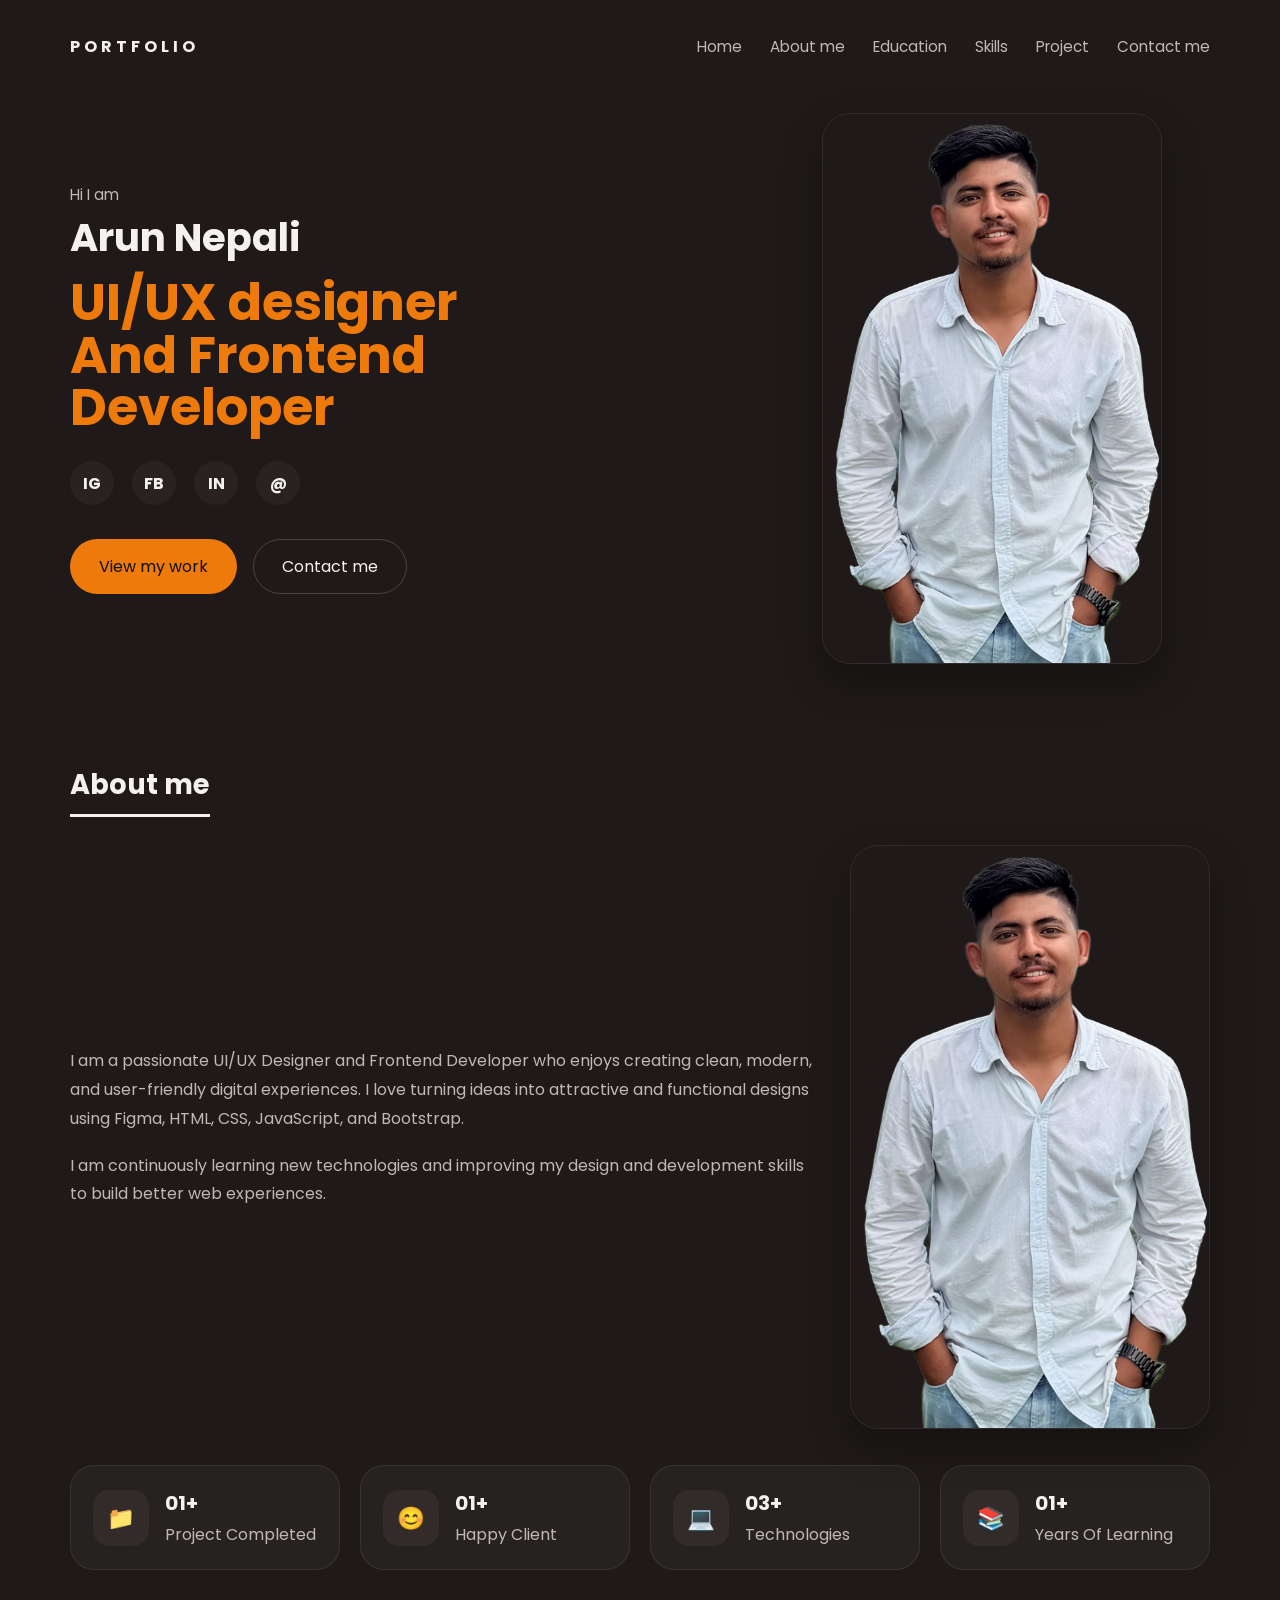
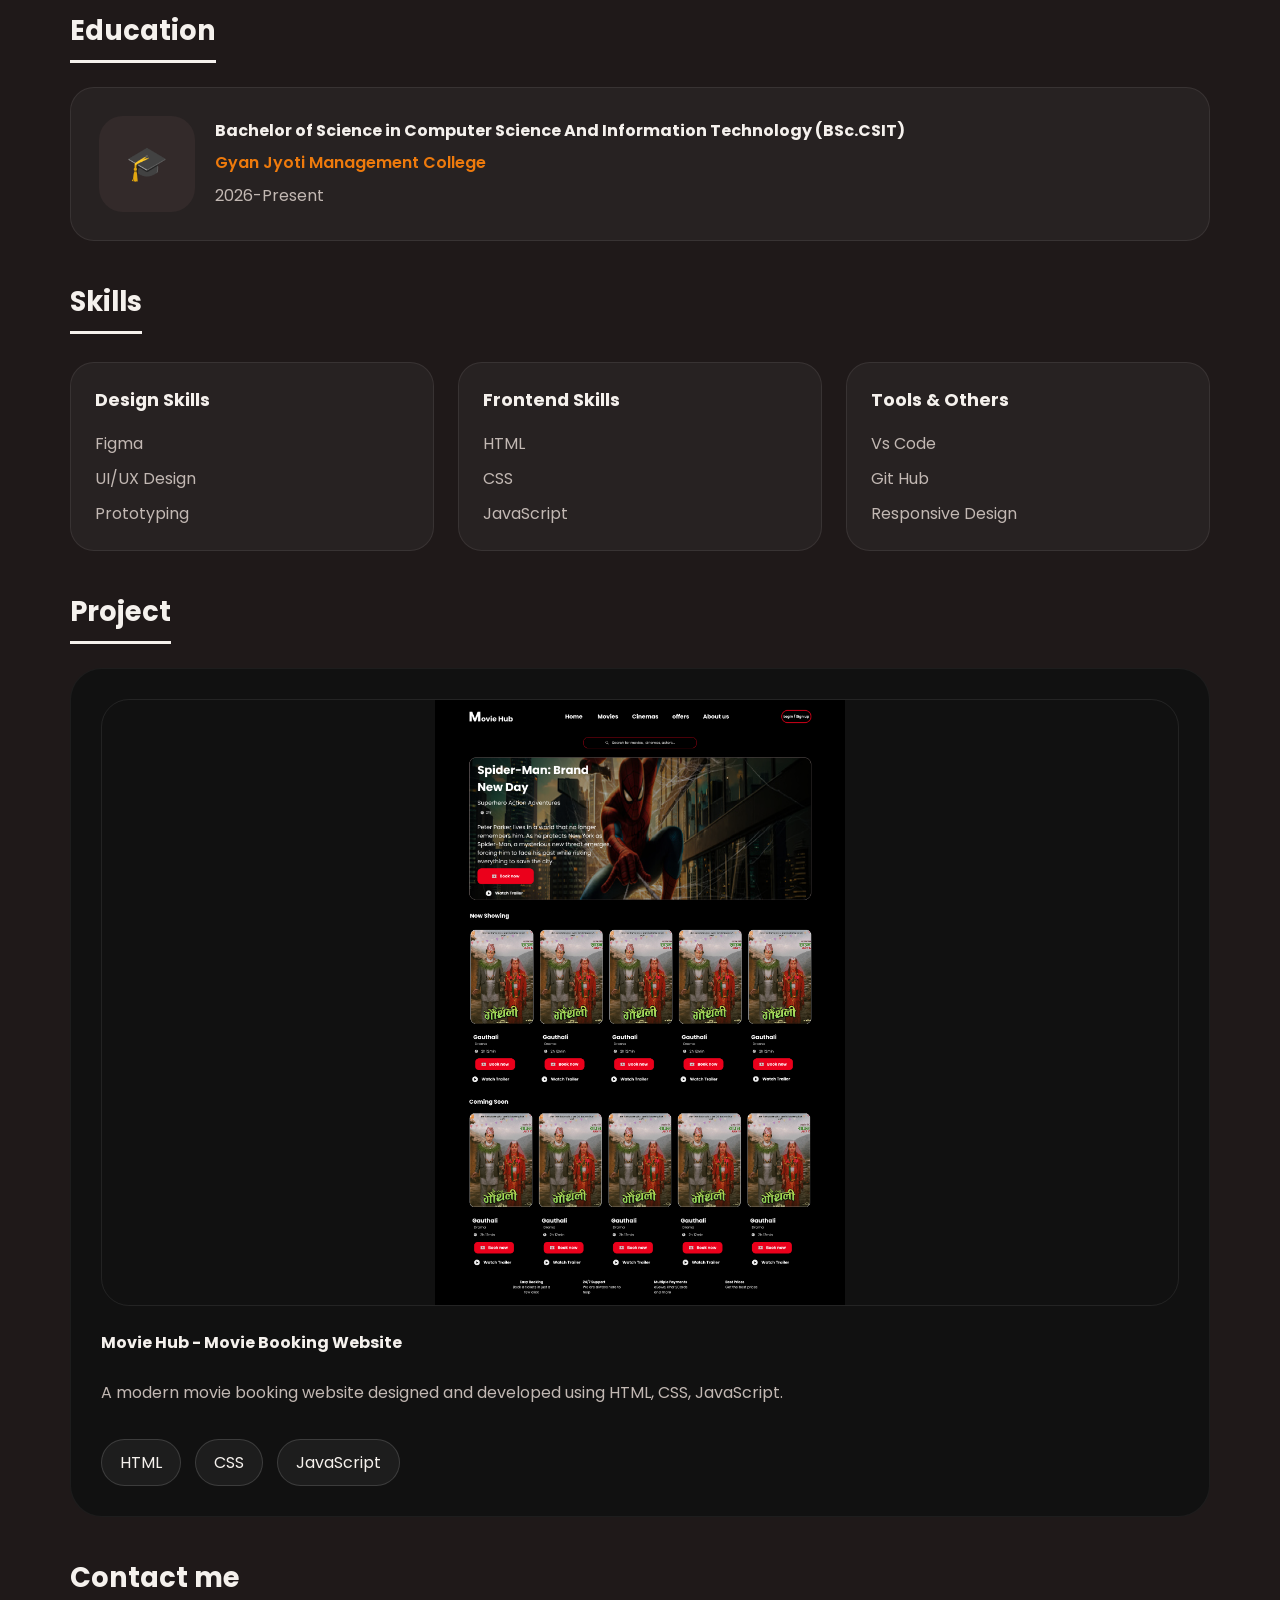
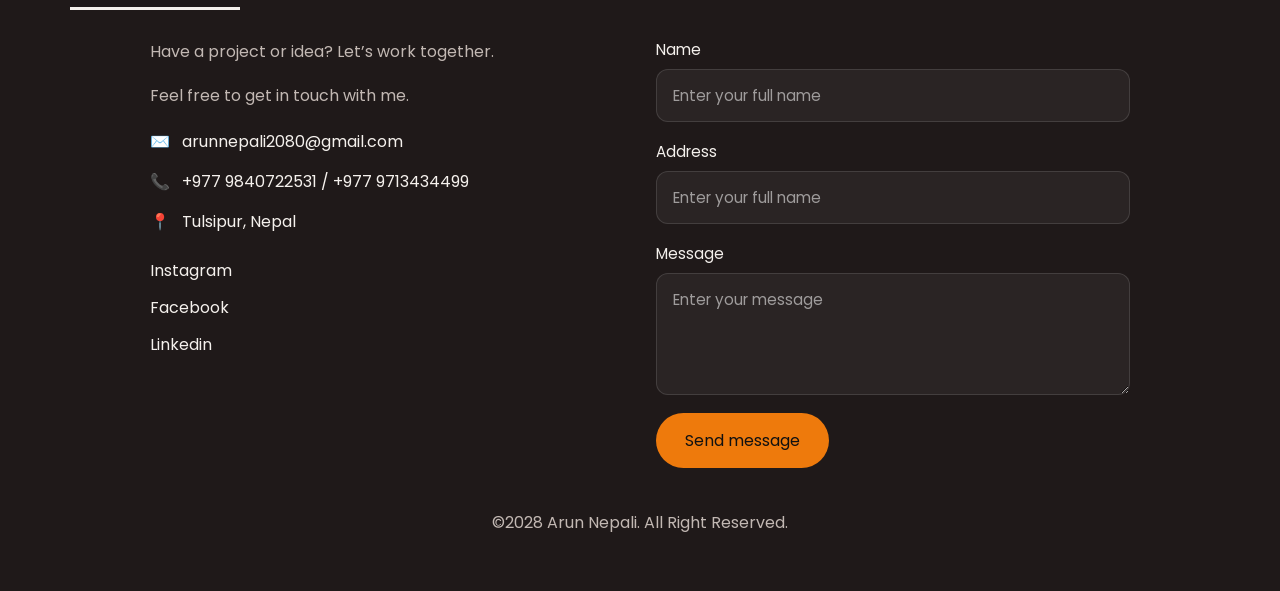
<file: index.html>
<!DOCTYPE html>
<html lang="en">
  <head>
    <meta charset="UTF-8" />
    <meta name="viewport" content="width=device-width, initial-scale=1.0" />
    <title>Arun Nepali | Portfolio</title>
    <link rel="preconnect" href="https://fonts.googleapis.com" />
    <link rel="preconnect" href="https://fonts.gstatic.com" crossorigin />
    <link
      href="https://fonts.googleapis.com/css2?family=Poppins:wght@400;500;600;700;800&display=swap"
      rel="stylesheet"
    />
    <link rel="stylesheet" href="style.css" />
  </head>
  <body>
    <div class="page-shell">
      <header class="page-header">
        <div class="brand">Portfolio</div>
        <nav class="main-nav" aria-label="Primary navigation">
          <a href="#home">Home</a>
          <a href="#about">About me</a>
          <a href="#education">Education</a>
          <a href="#skills">Skills</a>
          <a href="#project">Project</a>
          <a href="#contact">Contact me</a>
        </nav>
      </header>

      <main>
        <section class="hero" id="home">
          <div class="hero-copy">
            <p class="eyebrow">Hi I am</p>
            <h1>Arun Nepali</h1>
            <h2>UI/UX designer<br />And Frontend Developer</h2>

            <div class="social-links" aria-label="Social media links">
              <a href="#" aria-label="Instagram">
                <span>IG</span>
              </a>
              <a href="#" aria-label="Facebook">
                <span>FB</span>
              </a>
              <a href="#" aria-label="LinkedIn">
                <span>IN</span>
              </a>
              <a href="#" aria-label="Email">
                <span>@</span>
              </a>
            </div>

            <div class="hero-actions">
              <a class="button button-primary" href="#project">View my work</a>
              <a class="button button-secondary" href="#contact">Contact me</a>
            </div>
          </div>

          <div class="hero-visual">
            <img
              src="arun.png"
              alt="Arun Nepali profile"
              class="hero-photo"
            />
          </div>
        </section>

        <section class="about" id="about">
          <div class="section-heading">
            <h3>About me</h3>
          </div>

          <div class="about-grid">
            <div class="about-copy">
              <p>
                I am a passionate UI/UX Designer and Frontend Developer who enjoys
                creating clean, modern, and user-friendly digital experiences.
                I love turning ideas into attractive and functional designs using
                Figma, HTML, CSS, JavaScript, and Bootstrap.
              </p>
              <p>
                I am continuously learning new technologies and improving my design
                and development skills to build better web experiences.
              </p>
            </div>

            <div class="about-visual">
              <img
                src="arun.png"
                alt="Arun Nepali profile"
                class="about-photo"
              />
            </div>
          </div>

          <div class="stats-grid">
            <article class="stat-card">
              <div class="stat-icon">📁</div>
              <div>
                <p class="stat-value">01+</p>
                <p class="stat-label">project completed</p>
              </div>
            </article>
            <article class="stat-card">
              <div class="stat-icon">😊</div>
              <div>
                <p class="stat-value">01+</p>
                <p class="stat-label">Happy client</p>
              </div>
            </article>
            <article class="stat-card">
              <div class="stat-icon">💻</div>
              <div>
                <p class="stat-value">03+</p>
                <p class="stat-label">Technologies</p>
              </div>
            </article>
            <article class="stat-card">
              <div class="stat-icon">📚</div>
              <div>
                <p class="stat-value">01+</p>
                <p class="stat-label">Years of Learning</p>
              </div>
            </article>
          </div>
        </section>

        <section class="education" id="education">
          <div class="section-heading">
            <h3>Education</h3>
          </div>

          <div class="education-card">
            <div class="education-icon">🎓</div>
            <div class="education-copy">
              <p class="education-degree">
                Bachelor of Science in Computer Science And Information Technology
                (BSc.CSIT)
              </p>
              <p class="education-school">Gyan Jyoti Management College</p>
              <p class="education-dates">2026-Present</p>
            </div>
          </div>
        </section>

        <section class="skills" id="skills">
          <div class="section-heading">
            <h3>Skills</h3>
          </div>

          <div class="skills-grid">
            <div class="skill-column">
              <h4>Design Skills</h4>
              <ul>
                <li>Figma</li>
                <li>UI/UX Design</li>
                <li>Prototyping</li>
              </ul>
            </div>
            <div class="skill-column">
              <h4>Frontend Skills</h4>
              <ul>
                <li>HTML</li>
                <li>CSS</li>
                <li>JavaScript</li>
              </ul>
            </div>
            <div class="skill-column">
              <h4>Tools & Others</h4>
              <ul>
                <li>Vs Code</li>
                <li>Git Hub</li>
                <li>Responsive Design</li>
              </ul>
            </div>
          </div>
        </section>

        <section class="project" id="project">
          <div class="section-heading">
            <h3>Project</h3>
          </div>
          <div class="project-card">
            <img
              src="movie-hub.png"
              alt="Movie Hub website screenshot"
              class="project-screenshot"
            />
            <div class="project-details">
              <h4>Movie Hub - Movie Booking Website</h4>
            <p>
              A modern movie booking website designed and developed using
              HTML, CSS, JavaScript.
            </p>
            <div class="project-tags">
              <span>HTML</span>
              <span>CSS</span>
              <span>JavaScript</span>
            </div>
          </div>
        </div>
        </section>

        <section class="contact" id="contact">
          <div class="section-heading">
            <h3>Contact me</h3>
          </div>

          <div class="contact-grid">
            <div class="contact-copy">
              <p>Have a project or idea? Let’s work together.</p>
              <p>Feel free to get in touch with me.</p>

              <div class="contact-info">
                <p><span>✉️</span> arunnepali2080@gmail.com</p>
                <p><span>📞</span> +977 9840722531 / +977 9713434499</p>
                <p><span>📍</span> Tulsipur, Nepal</p>
              </div>

              <div class="contact-social">
                <a href="#">Instagram</a>
                <a href="#">Facebook</a>
                <a href="#">Linkedin</a>
              </div>
            </div>

            <form class="contact-form" action="#" method="post">
              <label>
                Name
                <input type="text" name="name" placeholder="Enter your full name" />
              </label>
              <label>
                Address
                <input type="text" name="address" placeholder="Enter your full name" />
              </label>
              <label>
                Message
                <textarea name="message" rows="4" placeholder="Enter your message"></textarea>
              </label>
              <button class="button button-primary" type="submit">Send message</button>
            </form>
          </div>
        </section>
      </main>

      <footer class="page-footer">
        <p>©2028 Arun Nepali. All Right Reserved.</p>
      </footer>
    </div>
  </body>
</html>
</file>
<file: style.css>
:root {
  --bg: #1f1919;
  --surface: #292222;
  --surface-soft: #332a2a;
  --text: #f5f1ed;
  --muted: #c2b8b3;
  --accent: #ee7a0c;
  --accent-soft: rgba(238, 122, 12, 0.15);
  --border: rgba(255, 255, 255, 0.08);
  --shadow: 0 18px 40px rgba(0, 0, 0, 0.28);
}

* {
  box-sizing: border-box;
}

html {
  scroll-behavior: smooth;
}

body {
  margin: 0;
  min-height: 100vh;
  font-family: 'Poppins', sans-serif;
  color: var(--text);
  background-color: var(--bg);
}

img {
  max-width: 100%;
  display: block;
}

a {
  color: inherit;
  text-decoration: none;
}

button,
input,
textarea {
  font: inherit;
}

.page-shell {
  max-width: 1140px;
  width: min(1140px, 100% - 32px);
  margin: 0 auto;
  padding: 20px 0 40px;
  min-width: 320px;
}

.page-header {
  display: flex;
  justify-content: space-between;
  align-items: center;
  padding: 14px 0;
}

.brand {
  font-weight: 700;
  letter-spacing: 0.25em;
  text-transform: uppercase;
}

.main-nav {
  display: flex;
  gap: 28px;
  flex-wrap: wrap;
}

.main-nav a {
  color: var(--muted);
  font-size: 0.95rem;
  transition: color 0.2s ease;
}

.main-nav a:hover {
  color: var(--text);
}

.hero {
  display: grid;
  grid-template-columns: 1.2fr 0.8fr;
  gap: 48px;
  align-items: center;
  padding: 40px 0 60px;
}

.hero-copy {
  max-width: 620px;
}

.eyebrow {
  margin: 0 0 12px;
  color: var(--muted);
  font-size: 0.95rem;
}

.hero h1 {
  margin: 0;
  font-size: clamp(2.4rem, 3vw, 3rem);
  line-height: 1.05;
}

.hero h2 {
  margin: 18px 0 28px;
  font-size: clamp(2.6rem, 4vw, 4rem);
  line-height: 1.02;
  color: var(--accent);
}

.social-links {
  display: flex;
  gap: 18px;
  margin-bottom: 34px;
}

.social-links a {
  width: 44px;
  height: 44px;
  border-radius: 50%;
  background-color: var(--surface);
  display: grid;
  place-items: center;
  color: var(--text);
  transition: transform 0.2s ease, background-color 0.2s ease;
}

.social-links a:hover {
  transform: translateY(-2px);
  background-color: var(--accent);
}

.social-links span {
  font-weight: 700;
}

.hero-actions {
  display: flex;
  flex-wrap: wrap;
  gap: 16px;
}

.button {
  display: inline-flex;
  align-items: center;
  justify-content: center;
  border-radius: 999px;
  padding: 14px 28px;
  border: 1px solid transparent;
  transition: background-color 0.2s ease, transform 0.2s ease, border-color 0.2s ease;
  cursor: pointer;
}

.button:hover {
  transform: translateY(-2px);
}

.button-primary {
  background-color: var(--accent);
  color: #111;
}

.button-secondary {
  background-color: transparent;
  border-color: rgba(255, 255, 255, 0.18);
  color: var(--text);
}

.button-secondary-alt {
  background-color: #ff2e2e;
  color: #ffffff;
}

.hero-visual {
  display: grid;
  place-items: center;
}

.hero-photo {
  width: 340px;
  max-width: 100%;
  border-radius: 28px;
  object-fit: cover;
  box-shadow: var(--shadow);
  border: 1px solid rgba(255, 255, 255, 0.08);
}

.section-heading h3 {
  margin: 0;
  font-size: 1.7rem;
  border-bottom: 3px solid var(--text);
  width: fit-content;
  padding-bottom: 8px;
}

.about,
.education,
.skills,
.project,
.contact {
  padding-top: 40px;
}

.about-grid {
  display: grid;
  grid-template-columns: 1fr 360px;
  gap: 32px;
  align-items: center;
  margin-top: 28px;
}

.about-copy p {
  margin: 0 0 18px;
  line-height: 1.8;
  color: var(--muted);
}

.about-visual {
  position: relative;
}

.about-photo {
  width: 100%;
  max-width: 380px;
  border-radius: 28px;
  box-shadow: var(--shadow);
  border: 1px solid rgba(255, 255, 255, 0.08);
}

.stats-grid {
  display: grid;
  grid-template-columns: repeat(4, minmax(0, 1fr));
  gap: 20px;
  margin-top: 36px;
}

.stat-card {
  display: flex;
  gap: 16px;
  align-items: center;
  padding: 22px;
  background: rgba(255, 255, 255, 0.04);
  border: 1px solid var(--border);
  border-radius: 24px;
}

.stat-icon {
  width: 56px;
  height: 56px;
  border-radius: 16px;
  display: grid;
  place-items: center;
  background-color: var(--surface-soft);
  font-size: 1.4rem;
}

.stat-value {
  margin: 0 0 4px;
  font-size: 1.25rem;
  font-weight: 700;
}

.stat-label {
  margin: 0;
  color: var(--muted);
  text-transform: capitalize;
}

.education-card {
  display: flex;
  gap: 20px;
  padding: 28px;
  margin-top: 24px;
  background: rgba(255, 255, 255, 0.04);
  border: 1px solid var(--border);
  border-radius: 24px;
  align-items: center;
}

.education-icon {
  width: 96px;
  height: 96px;
  border-radius: 24px;
  display: grid;
  place-items: center;
  background-color: var(--surface-soft);
  font-size: 2.1rem;
}

.education-copy {
  display: grid;
  gap: 8px;
}

.education-degree {
  margin: 0;
  font-weight: 700;
  line-height: 1.4;
}

.education-school {
  margin: 0;
  color: var(--accent);
  font-weight: 600;
}

.education-dates {
  margin: 0;
  color: var(--muted);
}

.skills-grid {
  display: grid;
  grid-template-columns: repeat(3, minmax(0, 1fr));
  gap: 24px;
  margin-top: 28px;
}

.skill-column {
  background: rgba(255, 255, 255, 0.04);
  border: 1px solid var(--border);
  border-radius: 24px;
  padding: 24px;
}

.skill-column h4 {
  margin: 0 0 18px;
  font-size: 1.1rem;
}

.skill-column ul {
  list-style: none;
  padding: 0;
  margin: 0;
  display: grid;
  gap: 10px;
}

.skill-column li {
  color: var(--muted);
}

.project-card {
  background-color: #111;
  border: 1px solid rgba(255, 255, 255, 0.05);
  border-radius: 32px;
  padding: 30px;
  margin-top: 24px;
  display: grid;
  gap: 24px;
  max-width: none;
  width: 100%;
}

.project-screenshot {
  width: 100%;
  aspect-ratio: 16 / 9;
  min-height: 480px;
  border-radius: 28px;
  object-fit: contain;
  border: 1px solid rgba(255, 255, 255, 0.08);
}

.project-details {
  display: grid;
  gap: 14px;
}

.project-details h4 {
  margin: 0 0 10px;
}

.project-details p {
  margin: 0 0 18px;
  color: var(--muted);
  line-height: 1.75;
}

.project-tags {
  display: flex;
  flex-wrap: wrap;
  gap: 14px;
}

.project-tags span {
  padding: 10px 18px;
  border-radius: 999px;
  border: 1px solid rgba(255, 255, 255, 0.14);
  color: var(--text);
  background: rgba(255, 255, 255, 0.05);
}

.contact-grid {
  display: grid;
  grid-template-columns: 1fr 1fr;
  gap: 32px;
  margin-top: 28px;
  max-width: 980px;
  margin-left: auto;
  margin-right: auto;
}

.contact-copy p {
  margin: 0 0 16px;
  color: var(--muted);
  line-height: 1.75;
}

.contact-info {
  margin-top: 18px;
  display: grid;
  gap: 12px;
}

.contact-info p {
  margin: 0;
  display: flex;
  align-items: center;
  gap: 12px;
  color: var(--text);
}

.contact-social {
  margin-top: 22px;
  display: flex;
  flex-direction: column;
  gap: 12px;
}

.contact-social a {
  color: var(--text);
}

.contact-form {
  display: grid;
  gap: 18px;
}

.contact-form label {
  display: grid;
  gap: 8px;
  font-size: 0.95rem;
  color: var(--text);
}

.contact-form input,
.contact-form textarea {
  width: 100%;
  padding: 14px 16px;
  border-radius: 12px;
  border: 1px solid rgba(255, 255, 255, 0.12);
  background: rgba(255, 255, 255, 0.05);
  color: var(--text);
}

.contact-form input::placeholder,
.contact-form textarea::placeholder {
  color: rgba(255, 255, 255, 0.55);
}

.contact-form button {
  width: fit-content;
}

.page-footer {
  margin-top: 42px;
  text-align: center;
  color: var(--muted);
}

@media (max-width: 1024px) {
  .hero {
    grid-template-columns: 1fr;
    text-align: center;
  }

  .hero-actions {
    justify-content: center;
  }

  .hero-visual,
  .about-grid,
  .project-view,
  .contact-grid {
    grid-template-columns: 1fr;
  }

  .about-grid {
    text-align: center;
  }

  .about-visual {
    justify-self: center;
  }

  .project-card-top {
    flex-direction: column;
    align-items: flex-start;
  }

  .project-nav {
    justify-content: center;
  }
}

@media (max-width: 768px) {
  .page-shell {
    width: min(100%, 100% - 24px);
  }

  .main-nav {
    gap: 16px;
  }

  .hero h1 {
    font-size: 2.4rem;
  }

  .hero h2 {
    font-size: 2.3rem;
  }

  .stats-grid,
  .skills-grid {
    grid-template-columns: 1fr 1fr;
  }

  .project-card,
  .education-card,
  .skill-column,
  .stat-card,
  .contact-form {
    border-radius: 24px;
  }
}

@media (max-width: 600px) {
  .page-header {
    flex-direction: column;
    align-items: flex-start;
    gap: 20px;
  }

  .main-nav {
    justify-content: flex-start;
    overflow-x: auto;
    padding-bottom: 4px;
  }

  .main-nav a {
    white-space: nowrap;
  }

  .hero h2 {
    font-size: 2rem;
  }

  .stats-grid,
  .skills-grid {
    grid-template-columns: 1fr;
  }

  .project-copy,
  .project-preview,
  .about-visual,
  .contact-grid {
    width: 100%;
  }

  .project-card-top,
  .project-actions {
    align-items: stretch;
  }

  .project-button,
  .button {
    width: 100%;
  }

  .contact-form button {
    width: 100%;
  }
}
</file>
